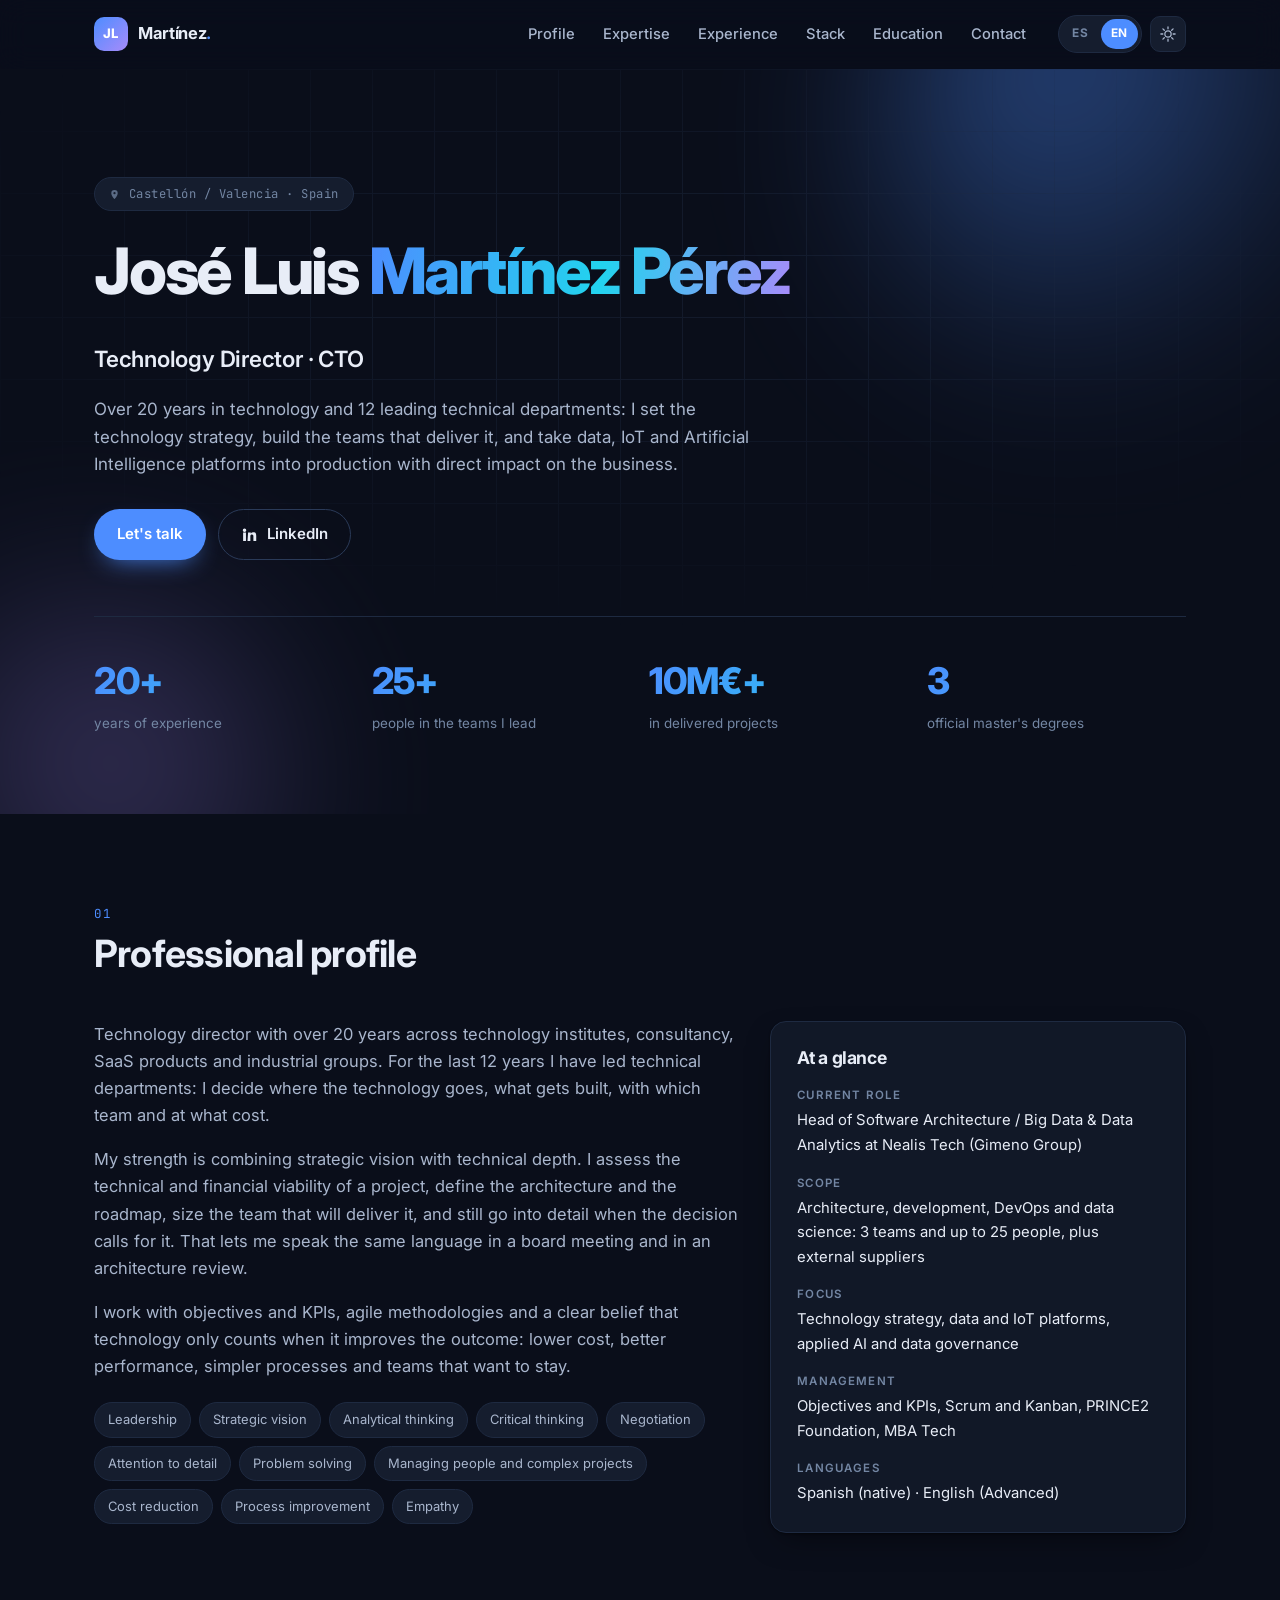
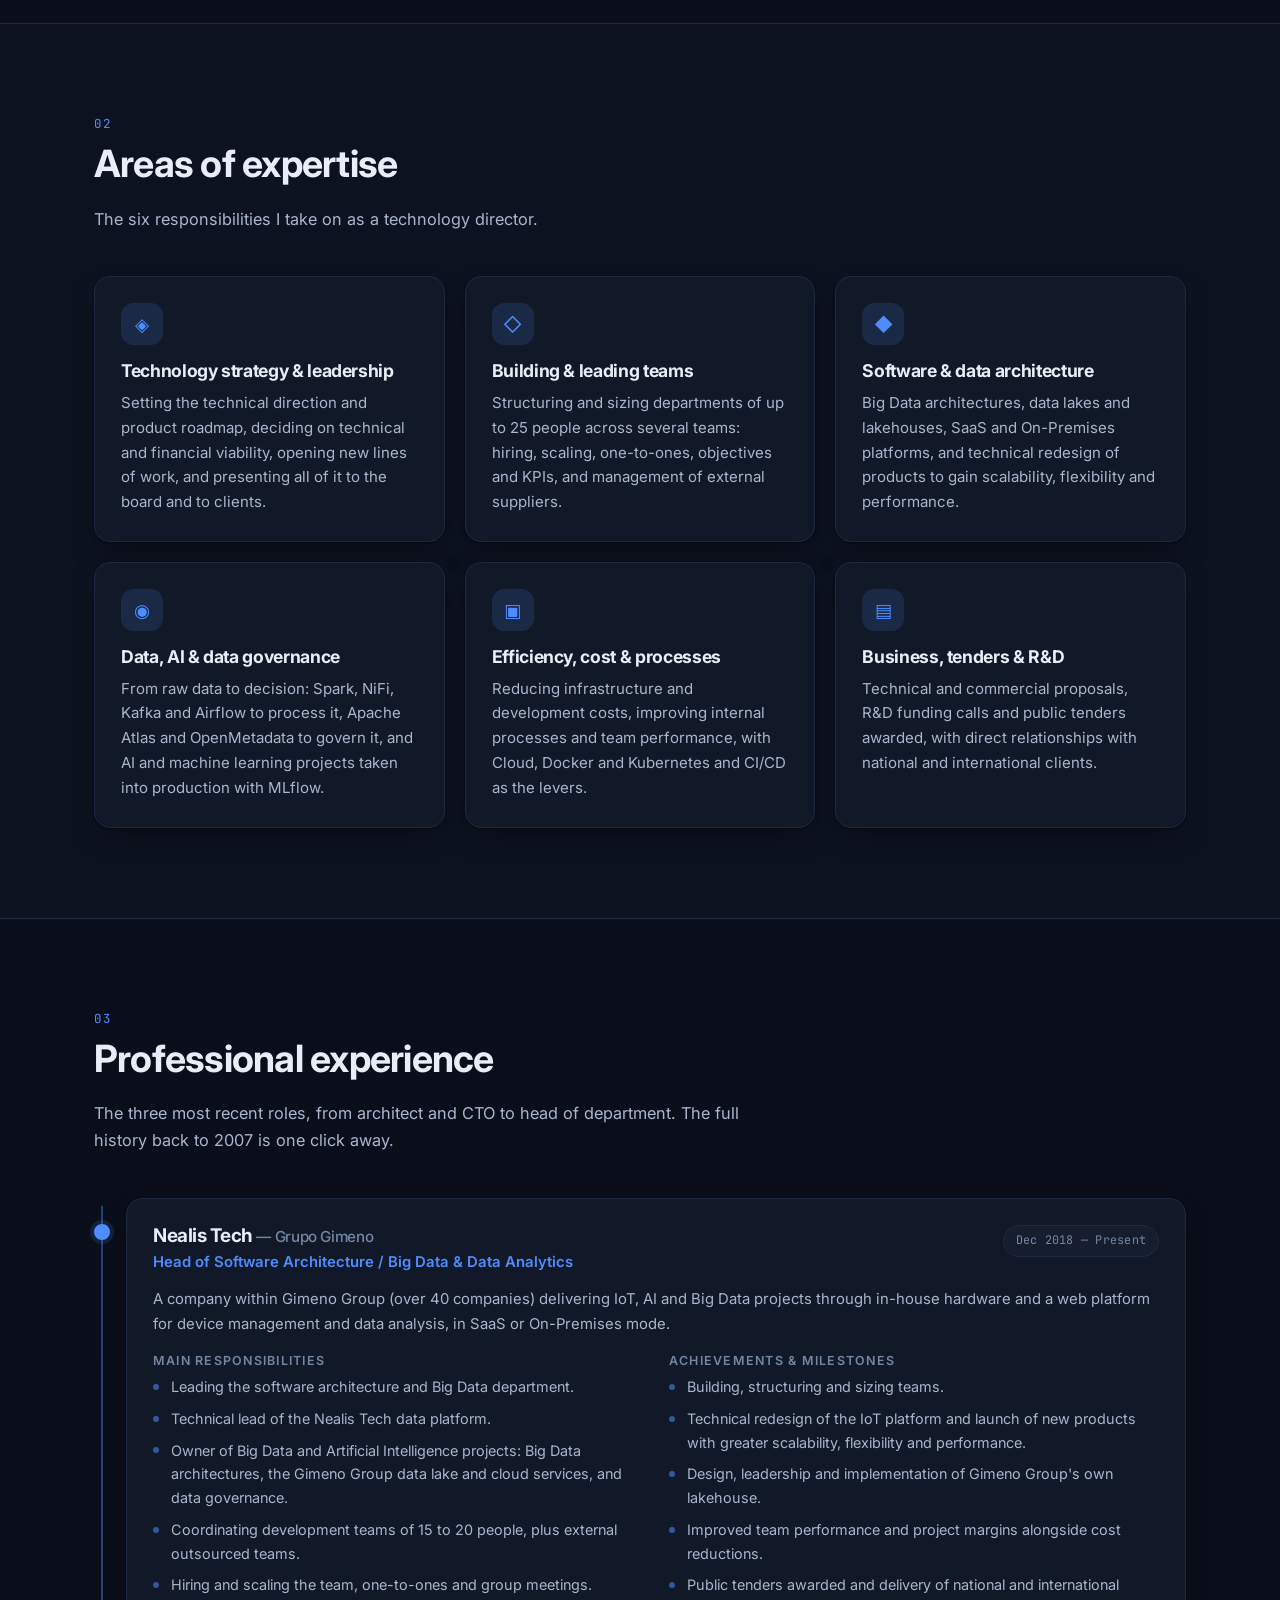
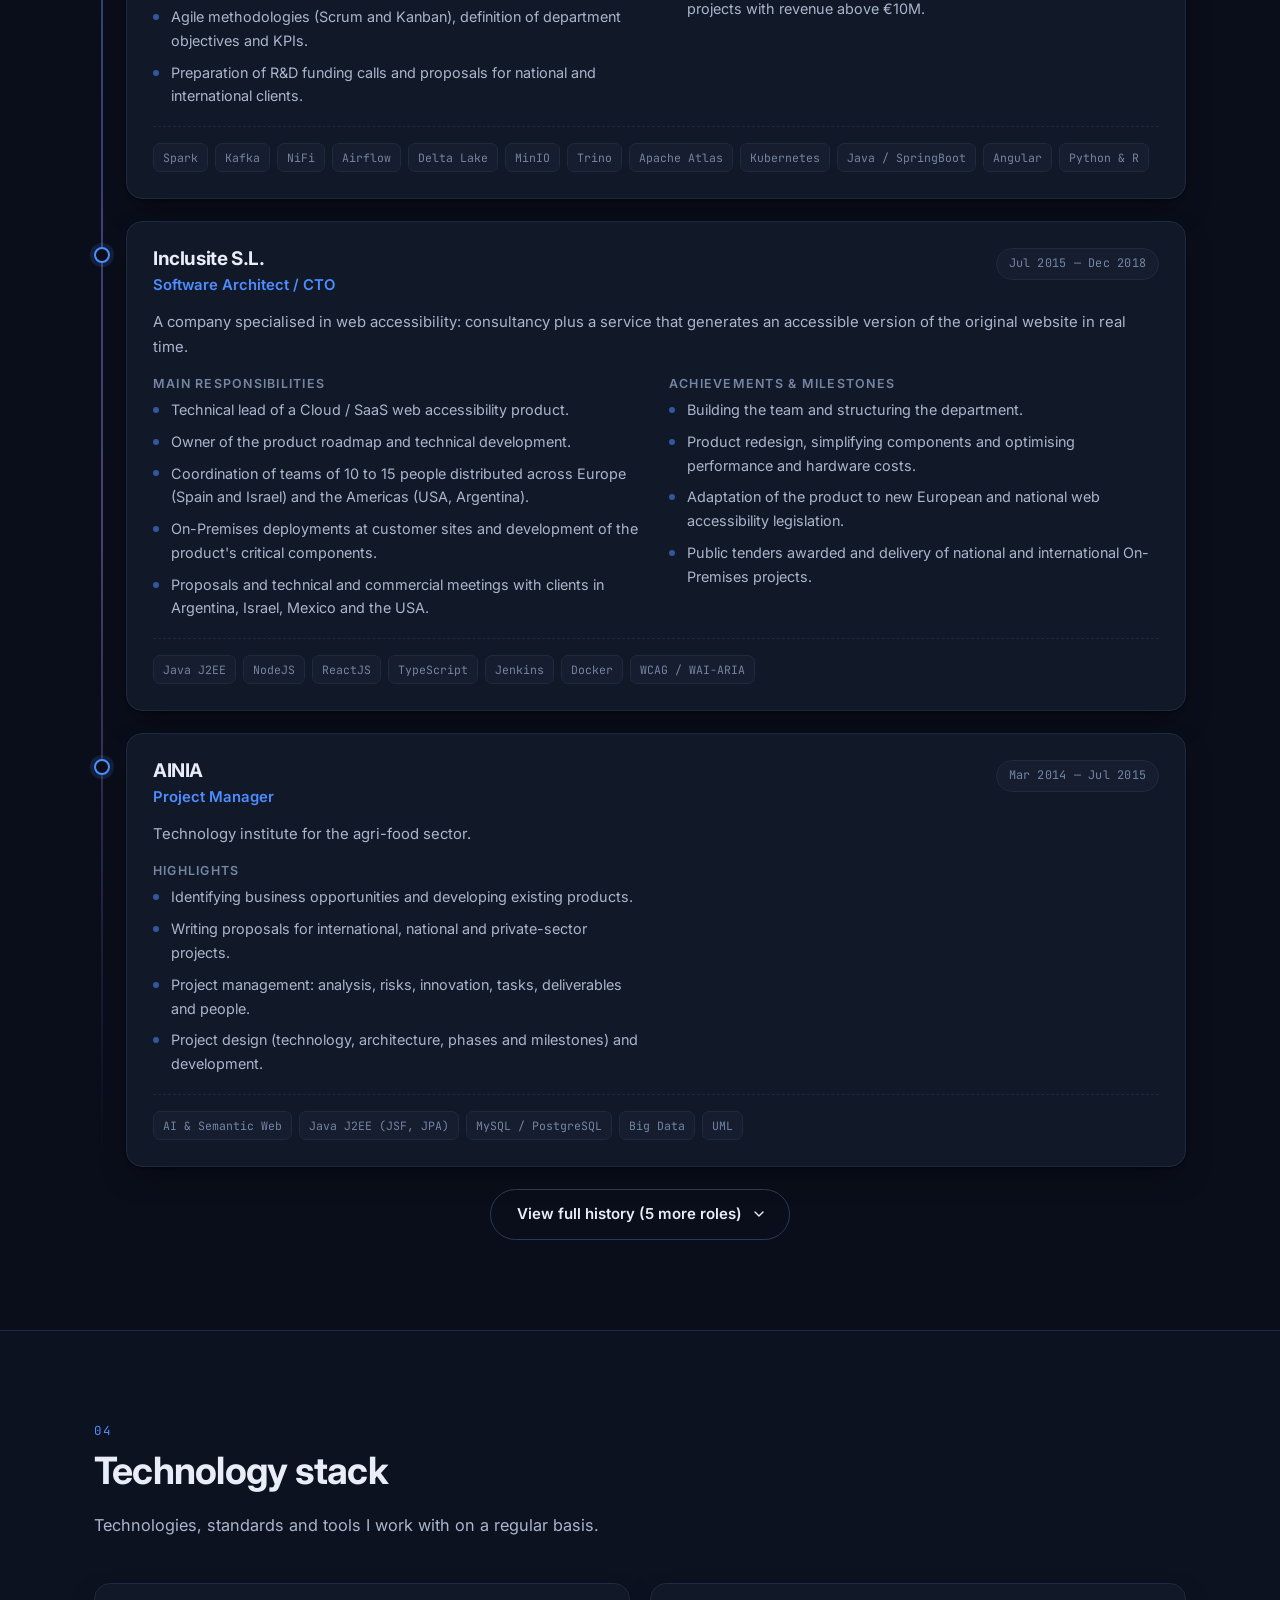
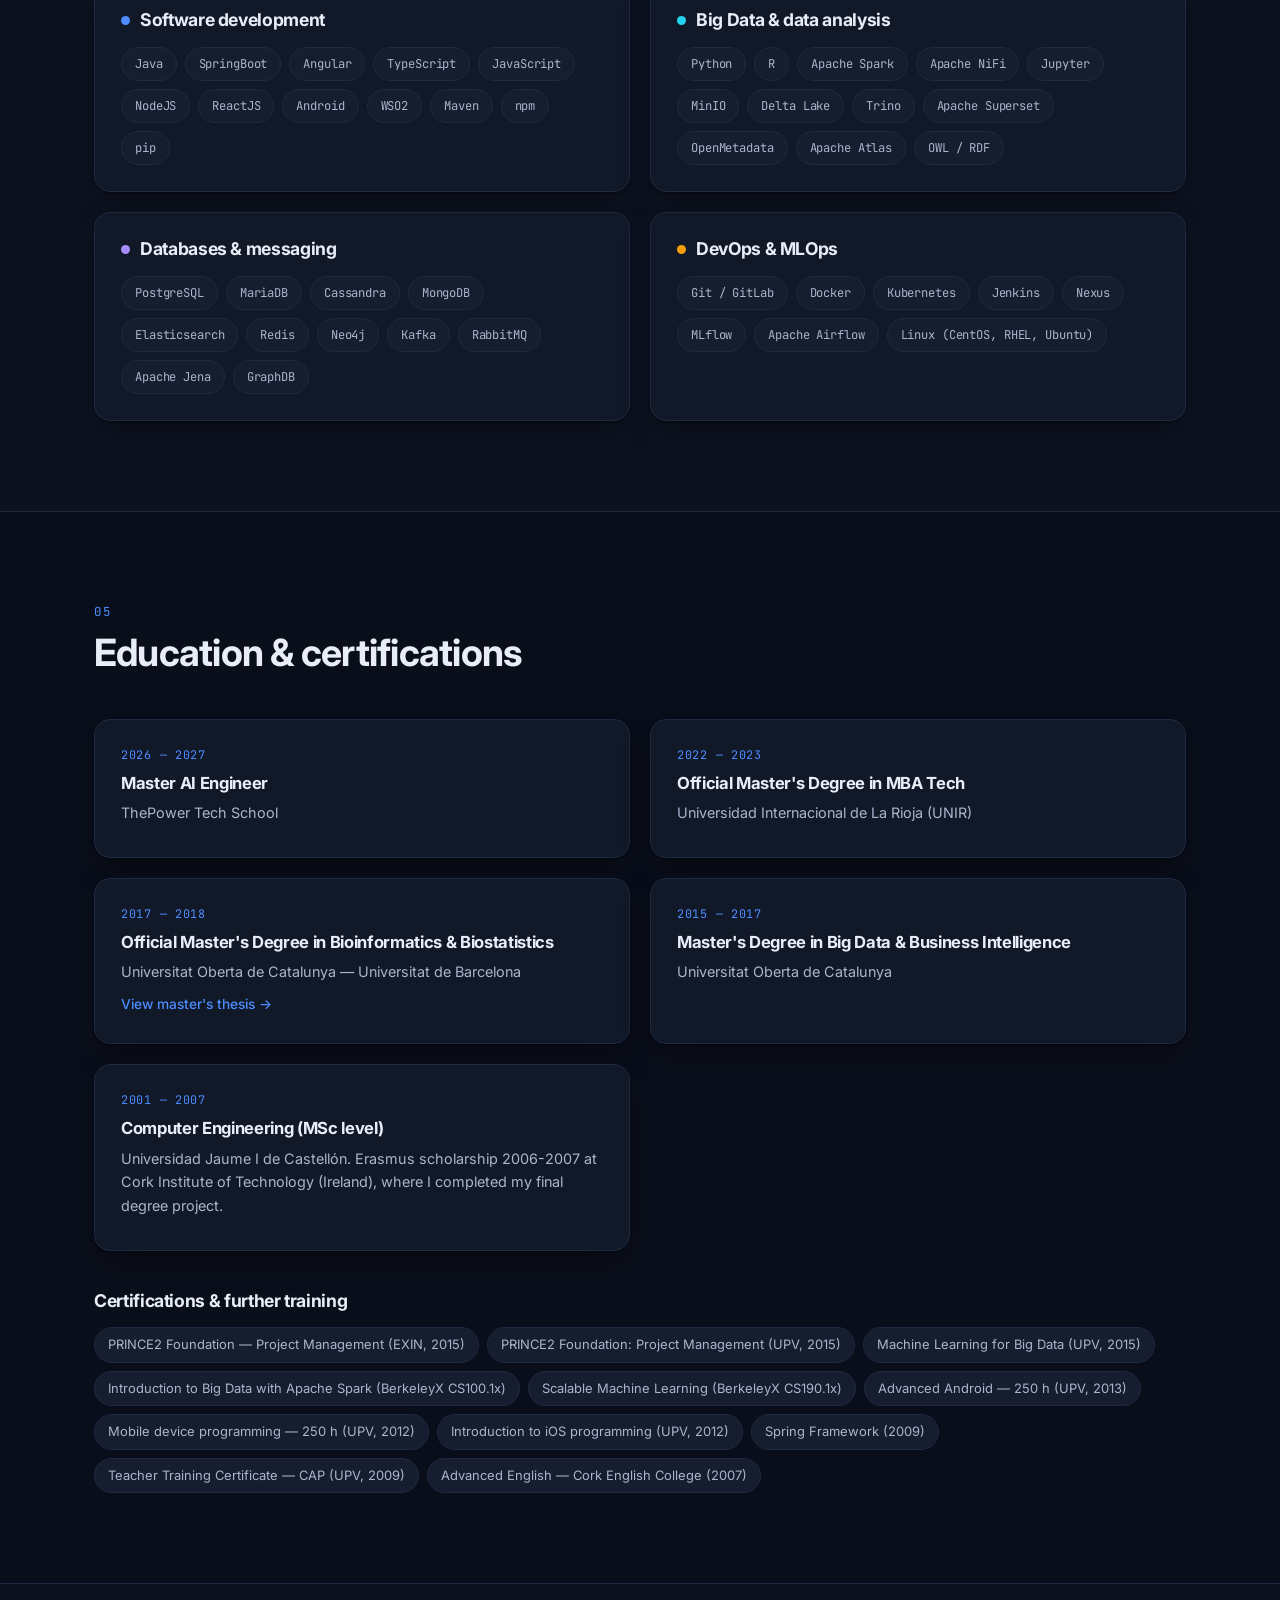
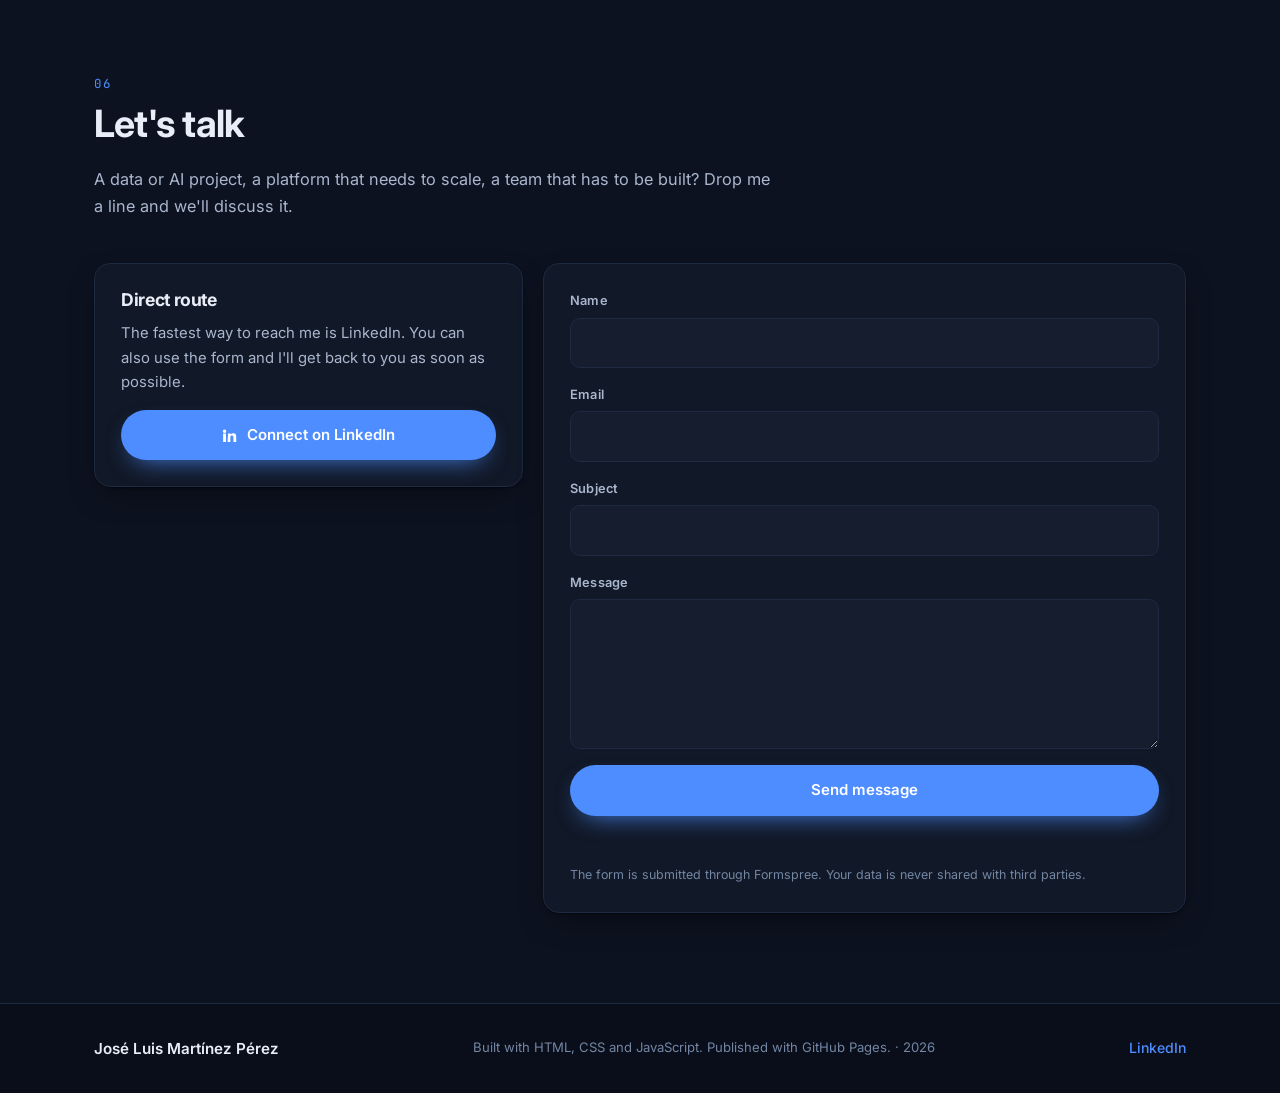
<file: index.html>
<!DOCTYPE html>
<html lang="es" data-theme="dark">
<head>
  <meta charset="UTF-8">
  <meta name="viewport" content="width=device-width, initial-scale=1.0">
  <title>José Luis Martínez Pérez — Director de Tecnología / CTO</title>

  <meta name="description" data-i18n="meta.description" content="Director de Tecnología / CTO con más de 20 años de experiencia. Estrategia tecnológica, dirección de equipos de desarrollo y plataformas de datos, IoT e Inteligencia Artificial en producción.">
  <meta name="author" content="José Luis Martínez Pérez">
  <meta name="theme-color" content="#0a0e1a">

  <!-- Open Graph -->
  <meta property="og:type" content="profile">
  <meta property="og:title" content="José Luis Martínez Pérez — Director de Tecnología / CTO">
  <meta property="og:description" data-i18n="meta.description" content="Director de Tecnología / CTO con más de 20 años de experiencia. Estrategia tecnológica, dirección de equipos y plataformas de datos e IA.">
  <meta property="og:url" content="https://USUARIO.github.io/">
  <meta name="twitter:card" content="summary_large_image">

  <link rel="canonical" href="https://USUARIO.github.io/">
  <link rel="icon" href="assets/img/favicon.svg" type="image/svg+xml">
  <link rel="preconnect" href="https://fonts.googleapis.com">
  <link rel="preconnect" href="https://fonts.gstatic.com" crossorigin>
  <link href="https://fonts.googleapis.com/css2?family=Inter:wght@300;400;500;600;700;800&family=JetBrains+Mono:wght@400;500&display=swap" rel="stylesheet">
  <link rel="stylesheet" href="assets/css/styles.css">

  <script type="application/ld+json">
  {
    "@context": "https://schema.org",
    "@type": "Person",
    "name": "José Luis Martínez Pérez",
    "jobTitle": "Chief Technology Officer",
    "url": "https://USUARIO.github.io/",
    "sameAs": ["https://www.linkedin.com/in/jlmartinez-tech-professional/"],
    "alumniOf": [
      {"@type": "CollegeOrUniversity", "name": "Universidad Jaume I de Castellón"},
      {"@type": "CollegeOrUniversity", "name": "Universitat Oberta de Catalunya"},
      {"@type": "CollegeOrUniversity", "name": "Universidad Internacional de La Rioja"}
    ],
    "knowsAbout": ["Big Data", "Inteligencia Artificial", "Arquitectura de Software", "Data Governance", "IoT", "Cloud", "DevOps"]
  }
  </script>
</head>
<body>
<a class="skip-link" href="#main" data-i18n="a11y.skip">Saltar al contenido principal</a>

<!-- ================= HEADER ================= -->
<header class="site-header" id="site-header">
  <div class="container header-inner">
    <a class="brand" href="#hero" aria-label="José Luis Martínez Pérez">
      <span class="brand-mark">JL</span>
      <span class="brand-text">Martínez<span class="dot">.</span></span>
    </a>

    <nav class="nav" id="nav" aria-label="Navegación principal">
      <a href="#about"      data-i18n="nav.about">Perfil</a>
      <a href="#expertise"  data-i18n="nav.expertise">Especialización</a>
      <a href="#experience" data-i18n="nav.experience">Experiencia</a>
      <a href="#stack"      data-i18n="nav.stack">Stack</a>
      <a href="#education"  data-i18n="nav.education">Formación</a>
      <a href="#contact"    data-i18n="nav.contact">Contacto</a>
    </nav>

    <div class="header-actions">
      <div class="lang-switch" role="group" aria-label="Idioma / Language">
        <button type="button" class="lang-btn is-active" data-lang="es" aria-pressed="true">ES</button>
        <button type="button" class="lang-btn" data-lang="en" aria-pressed="false">EN</button>
      </div>

      <button type="button" class="icon-btn" id="theme-toggle" aria-label="Cambiar tema" data-i18n-aria-label="a11y.theme">
        <svg class="icon-sun" viewBox="0 0 24 24" aria-hidden="true"><circle cx="12" cy="12" r="4.2"/><path d="M12 2.5v2.6M12 18.9v2.6M2.5 12h2.6M18.9 12h2.6M5.2 5.2l1.9 1.9M16.9 16.9l1.9 1.9M18.8 5.2l-1.9 1.9M7.1 16.9l-1.9 1.9"/></svg>
        <svg class="icon-moon" viewBox="0 0 24 24" aria-hidden="true"><path d="M20 14.2A8.4 8.4 0 1 1 9.8 4a6.6 6.6 0 0 0 10.2 10.2z"/></svg>
      </button>

      <button type="button" class="icon-btn nav-toggle" id="nav-toggle" aria-label="Abrir menú" data-i18n-aria-label="a11y.menu" aria-expanded="false" aria-controls="nav">
        <span class="burger"></span>
      </button>
    </div>
  </div>
  <div class="scroll-progress" id="scroll-progress" aria-hidden="true"></div>
</header>

<main id="main">

  <!-- ================= HERO ================= -->
  <section class="hero" id="hero">
    <div class="hero-bg" aria-hidden="true"><span class="orb orb-1"></span><span class="orb orb-2"></span><span class="grid-lines"></span></div>
    <div class="container hero-inner">
      <p class="eyebrow reveal" data-i18n="hero.eyebrow">Castellón / Valencia · España</p>
      <h1 class="reveal">José Luis <span class="grad">Martínez Pérez</span></h1>
      <p class="hero-role reveal" data-i18n="hero.role">Director de Tecnología · CTO</p>
      <p class="hero-lead reveal" data-i18n="hero.lead">Más de 20 años en tecnología y 12 dirigiendo áreas técnicas: defino la estrategia tecnológica, construyo los equipos que la ejecutan y llevo a producción plataformas de datos, IoT e Inteligencia Artificial con impacto directo en el negocio.</p>
      <div class="hero-cta reveal">
        <a class="btn btn-primary" href="#contact" data-i18n="hero.ctaContact">Hablemos</a>
        <a class="btn btn-ghost" href="https://www.linkedin.com/in/jlmartinez-tech-professional/" target="_blank" rel="noopener noreferrer">
          <svg viewBox="0 0 24 24" aria-hidden="true" class="btn-icon"><path d="M4.98 3.5a2.5 2.5 0 1 1 0 5 2.5 2.5 0 0 1 0-5zM3 9h4v12H3zM10 9h3.8v1.7h.05A4.2 4.2 0 0 1 17.6 8.7c3 0 3.9 1.9 3.9 5v7.3h-4v-6.5c0-1.6-.6-2.6-2-2.6-1.2 0-1.9.8-2.2 1.6-.1.3-.1.7-.1 1.1V21h-4z"/></svg>
          LinkedIn
        </a>
      </div>

      <ul class="metrics reveal">
        <li><span class="metric-value" data-count="20" data-suffix="+">0</span><span class="metric-label" data-i18n="metrics.years">años de experiencia</span></li>
        <li><span class="metric-value" data-count="25" data-suffix="+">0</span><span class="metric-label" data-i18n="metrics.team">personas en los equipos que dirijo</span></li>
        <li><span class="metric-value" data-count="10" data-suffix="M€+">0</span><span class="metric-label" data-i18n="metrics.revenue">en proyectos ejecutados</span></li>
        <li><span class="metric-value" data-count="3" data-suffix="">0</span><span class="metric-label" data-i18n="metrics.masters">másteres oficiales</span></li>
      </ul>
    </div>
  </section>

  <!-- ================= ABOUT ================= -->
  <section class="section" id="about">
    <div class="container">
      <header class="section-head reveal">
        <span class="section-index">01</span>
        <h2 data-i18n="about.title">Perfil profesional</h2>
      </header>

      <div class="about-grid">
        <div class="about-text reveal">
          <p data-i18n="about.p1">Director de tecnología con más de 20 años de recorrido en institutos tecnológicos, consultoría, producto SaaS y grupos industriales. Los últimos 12 años he dirigido áreas técnicas: decido hacia dónde va la tecnología, qué se construye, con qué equipo y a qué coste.</p>
          <p data-i18n="about.p2">Mi punto fuerte es la combinación de visión estratégica y profundidad técnica. Evalúo la viabilidad técnica y económica de un proyecto, defino la arquitectura y el roadmap, dimensiono el equipo que lo hará realidad y sigo bajando al detalle cuando la decisión lo exige. Eso me permite hablar el mismo idioma en un comité de dirección y en una revisión de arquitectura.</p>
          <p data-i18n="about.p3">Trabajo con objetivos y KPIs, metodologías ágiles y una idea clara de que la tecnología solo vale si mejora el resultado: menos coste, más rendimiento, procesos más simples y equipos que quieren quedarse.</p>

          <ul class="chips" aria-label="Habilidades">
            <li data-i18n="skills.leadership">Liderazgo</li>
            <li data-i18n="skills.strategy">Visión estratégica</li>
            <li data-i18n="skills.analytical">Capacidad analítica</li>
            <li data-i18n="skills.critical">Pensamiento crítico</li>
            <li data-i18n="skills.negotiation">Negociación</li>
            <li data-i18n="skills.detail">Atención al detalle</li>
            <li data-i18n="skills.problem">Resolución de problemas</li>
            <li data-i18n="skills.people">Gestión de personas y proyectos complejos</li>
            <li data-i18n="skills.cost">Reducción de costes</li>
            <li data-i18n="skills.process">Mejora de procesos</li>
            <li data-i18n="skills.empathy">Empatía</li>
          </ul>
        </div>

        <aside class="card about-card reveal">
          <h3 data-i18n="about.factsTitle">En resumen</h3>
          <dl class="facts">
            <div><dt data-i18n="about.fRole">Rol actual</dt><dd data-i18n="about.fRoleV">Director del área de arquitectura software / Big Data &amp; Data Analytics en Nealis Tech (Grupo Gimeno)</dd></div>
            <div><dt data-i18n="about.fScope">Ámbito</dt><dd data-i18n="about.fScopeV">Arquitectura, desarrollo, DevOps y ciencia de datos: 3 equipos y hasta 25 personas, con proveedores externos</dd></div>
            <div><dt data-i18n="about.fFocus">Foco</dt><dd data-i18n="about.fFocusV">Estrategia tecnológica, plataformas de datos e IoT, IA aplicada y gobierno del dato</dd></div>
            <div><dt data-i18n="about.fMethod">Gestión</dt><dd data-i18n="about.fMethodV">Objetivos y KPIs, Scrum y Kanban, PRINCE2 Foundation, MBA Tech</dd></div>
            <div><dt data-i18n="about.fLang">Idiomas</dt><dd data-i18n="about.fLangV">Español (nativo) · Inglés (Advanced)</dd></div>
          </dl>
        </aside>
      </div>
    </div>
  </section>

  <!-- ================= EXPERTISE ================= -->
  <section class="section section-alt" id="expertise">
    <div class="container">
      <header class="section-head reveal">
        <span class="section-index">02</span>
        <h2 data-i18n="expertise.title">Áreas de especialización</h2>
        <p class="section-sub" data-i18n="expertise.sub">Las seis responsabilidades que asumo como director de tecnología.</p>
      </header>

      <div class="cards">
        <article class="card reveal">
          <div class="card-icon" aria-hidden="true">◈</div>
          <h3 data-i18n="exp1.t">Estrategia y dirección tecnológica</h3>
          <p data-i18n="exp1.d">Definición del rumbo técnico y del roadmap de producto, decisiones de viabilidad técnica y económica, apertura de nuevas líneas de trabajo y presentación de todo ello ante dirección y cliente.</p>
        </article>
        <article class="card reveal">
          <div class="card-icon" aria-hidden="true">◇</div>
          <h3 data-i18n="exp2.t">Construcción y dirección de equipos</h3>
          <p data-i18n="exp2.d">Estructuración y dimensionamiento de departamentos de hasta 25 personas repartidos en varios equipos: contratación, escalado, one-to-ones, objetivos y KPIs, y gestión de proveedores externos.</p>
        </article>
        <article class="card reveal">
          <div class="card-icon" aria-hidden="true">◆</div>
          <h3 data-i18n="exp3.t">Arquitectura de software y datos</h3>
          <p data-i18n="exp3.d">Arquitecturas Big Data, datalakes y lakehouses, plataformas SaaS y On-Premises, y rediseño técnico de productos para ganar escalabilidad, flexibilidad y rendimiento.</p>
        </article>
        <article class="card reveal">
          <div class="card-icon" aria-hidden="true">◉</div>
          <h3 data-i18n="exp4.t">Datos, IA y gobierno del dato</h3>
          <p data-i18n="exp4.d">Del dato en bruto a la decisión: Spark, NiFi, Kafka y Airflow para procesarlo, Apache Atlas y OpenMetadata para gobernarlo, y proyectos de IA y machine learning llevados a producción con MLflow.</p>
        </article>
        <article class="card reveal">
          <div class="card-icon" aria-hidden="true">▣</div>
          <h3 data-i18n="exp5.t">Eficiencia, coste y procesos</h3>
          <p data-i18n="exp5.d">Reducción de costes de infraestructura y desarrollo, mejora de procesos internos y del rendimiento del equipo, con Cloud, Docker y Kubernetes y CI/CD como palancas.</p>
        </article>
        <article class="card reveal">
          <div class="card-icon" aria-hidden="true">▤</div>
          <h3 data-i18n="exp6.t">Negocio, licitaciones e I+D</h3>
          <p data-i18n="exp6.d">Propuestas técnicas y económicas, convocatorias de I+D y licitaciones públicas adjudicadas, con relación directa con cliente nacional e internacional.</p>
        </article>
      </div>
    </div>
  </section>

  <!-- ================= EXPERIENCE ================= -->
  <section class="section" id="experience">
    <div class="container">
      <header class="section-head reveal">
        <span class="section-index">03</span>
        <h2 data-i18n="experience.title">Experiencia profesional</h2>
        <p class="section-sub" data-i18n="experience.sub">Los últimos tres puestos, de arquitecto y CTO a director de área. El historial completo, hasta 2007, está un clic más abajo.</p>
      </header>

      <ol class="timeline" id="timeline">
        <!-- Nealis Tech -->
        <li class="tl-item reveal">
          <div class="tl-marker" aria-hidden="true"></div>
          <div class="tl-card card">
            <div class="tl-head">
              <div>
                <h3>Nealis Tech <span class="tl-org">— Grupo Gimeno</span></h3>
                <p class="tl-role" data-i18n="job1.role">Director del área de arquitectura software / Big Data &amp; Data Analytics</p>
              </div>
              <span class="tl-date"><span data-i18n="job1.date">Dic 2018 — Actualidad</span></span>
            </div>
            <p class="tl-about" data-i18n="job1.about">Empresa del Grupo Gimeno (más de 40 empresas) dedicada a proyectos de IoT, IA y Big Data mediante hardware propio y una plataforma web de gestión de dispositivos y análisis de datos, en modo SaaS u On-Premises.</p>
            <div class="tl-cols">
              <div>
                <h4 data-i18n="labels.functions">Funciones principales</h4>
                <ul>
                  <li data-i18n="job1.f1">Dirección del área de arquitectura software y Big Data.</li>
                  <li data-i18n="job1.f2">Líder técnico de la plataforma de datos de Nealis Tech.</li>
                  <li data-i18n="job1.f3">Responsable de proyectos de Big Data e Inteligencia Artificial: arquitecturas Big Data, datalake y servicios cloud de Grupo Gimeno, y gobierno del dato.</li>
                  <li data-i18n="job1.f4">Coordinación de equipos de desarrollo de 15 a 20 personas, más equipos externos en outsourcing.</li>
                  <li data-i18n="job1.f5">Contratación y escalado del equipo, one-to-ones y reuniones grupales.</li>
                  <li data-i18n="job1.f6">Metodologías ágiles (Scrum y Kanban), definición de objetivos y KPIs del departamento.</li>
                  <li data-i18n="job1.f7">Preparación de convocatorias de I+D y propuestas a clientes nacionales e internacionales.</li>
                </ul>
              </div>
              <div>
                <h4 data-i18n="labels.achievements">Logros e hitos</h4>
                <ul>
                  <li data-i18n="job1.a1">Construcción, estructuración y dimensionamiento de equipos.</li>
                  <li data-i18n="job1.a2">Rediseño técnico de la plataforma IoT y lanzamiento de nuevos productos con mayor escalabilidad, flexibilidad y rendimiento.</li>
                  <li data-i18n="job1.a3">Diseño, dirección e implementación del lakehouse propio de Grupo Gimeno.</li>
                  <li data-i18n="job1.a4">Aumento del rendimiento del equipo y del beneficio de los proyectos con reducción de costes.</li>
                  <li data-i18n="job1.a5">Adjudicación de licitaciones públicas y ejecución de proyectos nacionales e internacionales con facturación superior a 10 M€.</li>
                </ul>
              </div>
            </div>
            <ul class="tl-tags">
              <li>Spark</li><li>Kafka</li><li>NiFi</li><li>Airflow</li><li>Delta Lake</li><li>MinIO</li><li>Trino</li><li>Apache Atlas</li><li>Kubernetes</li><li>Java / SpringBoot</li><li>Angular</li><li>Python &amp; R</li>
            </ul>
          </div>
        </li>

        <!-- Inclusite -->
        <li class="tl-item reveal">
          <div class="tl-marker" aria-hidden="true"></div>
          <div class="tl-card card">
            <div class="tl-head">
              <div>
                <h3>Inclusite S.L.</h3>
                <p class="tl-role" data-i18n="job2.role">Arquitecto de software / CTO</p>
              </div>
              <span class="tl-date"><span data-i18n="job2.date">Jul 2015 — Dic 2018</span></span>
            </div>
            <p class="tl-about" data-i18n="job2.about">Empresa dedicada a la accesibilidad web: consultoría y un servicio que genera en tiempo real una versión accesible de la web original.</p>
            <div class="tl-cols">
              <div>
                <h4 data-i18n="labels.functions">Funciones principales</h4>
                <ul>
                  <li data-i18n="job2.f1">Líder técnico de un producto de accesibilidad web Cloud / SaaS.</li>
                  <li data-i18n="job2.f2">Responsable del roadmap de producto y del desarrollo técnico.</li>
                  <li data-i18n="job2.f3">Coordinación de equipos de 10 a 15 personas distribuidos entre Europa (España e Israel) y América (EE. UU., Argentina).</li>
                  <li data-i18n="job2.f4">Implantaciones On-Premises en instalaciones de cliente y desarrollo de las partes críticas del producto.</li>
                  <li data-i18n="job2.f5">Propuestas y reuniones técnicas y comerciales con clientes de Argentina, Israel, México y EE. UU.</li>
                </ul>
              </div>
              <div>
                <h4 data-i18n="labels.achievements">Logros e hitos</h4>
                <ul>
                  <li data-i18n="job2.a1">Construcción del equipo y estructuración del departamento.</li>
                  <li data-i18n="job2.a2">Rediseño del producto simplificando piezas y optimizando rendimiento y costes de hardware.</li>
                  <li data-i18n="job2.a3">Adaptación del producto a la nueva legislación europea y nacional de accesibilidad web.</li>
                  <li data-i18n="job2.a4">Adjudicación de licitaciones públicas y ejecución de proyectos On-Premises nacionales e internacionales.</li>
                </ul>
              </div>
            </div>
            <ul class="tl-tags">
              <li>Java J2EE</li><li>NodeJS</li><li>ReactJS</li><li>TypeScript</li><li>Jenkins</li><li>Docker</li><li>WCAG / WAI-ARIA</li>
            </ul>
          </div>
        </li>

        <!-- AINIA -->
        <li class="tl-item reveal">
          <div class="tl-marker" aria-hidden="true"></div>
          <div class="tl-card card">
            <div class="tl-head">
              <div>
                <h3>AINIA</h3>
                <p class="tl-role" data-i18n="job3.role">Jefe de proyectos</p>
              </div>
              <span class="tl-date"><span data-i18n="job3.date">Mar 2014 — Jul 2015</span></span>
            </div>
            <p class="tl-about" data-i18n="job3.about">Instituto tecnológico del sector agroalimentario.</p>
            <div class="tl-cols">
              <div>
                <h4 data-i18n="labels.highlights">Destacado</h4>
                <ul>
                  <li data-i18n="job3.f1">Búsqueda de oportunidades de negocio y desarrollo de productos existentes.</li>
                  <li data-i18n="job3.f2">Elaboración de propuestas de proyectos internacionales, nacionales y de empresa privada.</li>
                  <li data-i18n="job3.f3">Gestión de proyectos: análisis, riesgos, innovación, tareas, entregables y personas.</li>
                  <li data-i18n="job3.f4">Diseño de proyecto (tecnología, arquitectura, fases e hitos) y desarrollo.</li>
                </ul>
              </div>
            </div>
            <ul class="tl-tags">
              <li>AI &amp; Semantic Web</li><li>Java J2EE (JSF, JPA)</li><li>MySQL / PostgreSQL</li><li>Big Data</li><li>UML</li>
            </ul>
          </div>
        </li>

        <!-- The Net Firm -->
        <li class="tl-item tl-extra reveal">
          <div class="tl-marker" aria-hidden="true"></div>
          <div class="tl-card card">
            <div class="tl-head">
              <div>
                <h3>The Net Firm</h3>
                <p class="tl-role" data-i18n="job4.role">Arquitecto Java / Android</p>
              </div>
              <span class="tl-date"><span data-i18n="job4.date">May 2013 — Mar 2014</span></span>
            </div>
            <p class="tl-about" data-i18n="job4.about">Empresa tecnológica centrada en aplicaciones móviles para el sector bancario.</p>
            <div class="tl-cols">
              <div>
                <h4 data-i18n="labels.highlights">Destacado</h4>
                <ul>
                  <li data-i18n="job4.f1">Proyecto XMLAPPS: framework para desarrollar aplicaciones móviles de forma ágil, con contenido actualizable sin republicar en el market.</li>
                  <li data-i18n="job4.f2">Generación programática de vistas a partir de XML similares a los nativos, con atributos añadidos para componentes dinámicos.</li>
                  <li data-i18n="job4.f3">Nuevos desarrollos y mantenimiento en J2EE, JPA y JSF.</li>
                </ul>
              </div>
            </div>
            <ul class="tl-tags"><li>Java</li><li>Android</li><li>J2EE</li><li>JPA</li><li>JSF</li></ul>
          </div>
        </li>

        <!-- ITI -->
        <li class="tl-item tl-extra reveal">
          <div class="tl-marker" aria-hidden="true"></div>
          <div class="tl-card card">
            <div class="tl-head">
              <div>
                <h3>Instituto Tecnológico de Informática (ITI)</h3>
                <p class="tl-role" data-i18n="job5.role">Técnico I+D+i</p>
              </div>
              <span class="tl-date"><span data-i18n="job5.date">Sep 2010 — May 2013</span></span>
            </div>
            <p class="tl-about" data-i18n="job5.about">Instituto tecnológico con proyectos en sectores de diversa índole, dentro del área de Internet y Computación Ubicua (AICU). Proyectos destacados: REMPLANET, CONSUM y RoutingMaps.</p>
            <ul class="tl-tags"><li>Java + Spring</li><li>JSF / JPA / Primefaces</li><li>MySQL / PostgreSQL</li><li>Spark</li><li>Android</li><li>CI &amp; code quality</li></ul>
          </div>
        </li>

        <!-- Tecnocom -->
        <li class="tl-item tl-extra reveal">
          <div class="tl-marker" aria-hidden="true"></div>
          <div class="tl-card card">
            <div class="tl-head">
              <div>
                <h3>Tecnocom</h3>
                <p class="tl-role" data-i18n="job6.role">Programador sénior</p>
              </div>
              <span class="tl-date"><span data-i18n="job6.date">Mar 2008 — Sep 2010</span></span>
            </div>
            <p class="tl-about" data-i18n="job6.about">Consultora centrada en el sector bancario. Diseño de aplicación, investigación de soluciones, valoración de coste y relación con cliente. Desarrollo de la intranet de La Caixa y proyectos con Spring Webflow, con programadores júnior a mi cargo y su formación en Java y J2EE.</p>
            <ul class="tl-tags"><li>J2EE</li><li>Spring Webflow</li><li>Weblogic / JBoss</li><li>JUnit</li><li>PHP / JavaScript</li></ul>
          </div>
        </li>

        <!-- PILZ -->
        <li class="tl-item tl-extra reveal">
          <div class="tl-marker" aria-hidden="true"></div>
          <div class="tl-card card">
            <div class="tl-head">
              <div>
                <h3>PILZ Ireland</h3>
                <p class="tl-role" data-i18n="job7.role">Ingeniero de compiladores</p>
              </div>
              <span class="tl-date"><span data-i18n="job7.date">Oct 2007 — Feb 2008</span></span>
            </div>
            <p class="tl-about" data-i18n="job7.about">Multinacional industrial de dispositivos de seguridad (PLCs). Diseño y desarrollo de un compilador para el estándar IEC-1131: analizador sintáctico y semántico en Java y simulación del compilador en C, coordinando con los equipos de hardware y de Alemania.</p>
            <ul class="tl-tags"><li>Java</li><li>C</li><li>IEC-1131</li><li>Compilers</li><li>Testing</li></ul>
          </div>
        </li>

        <!-- Irish Life -->
        <li class="tl-item tl-extra reveal">
          <div class="tl-marker" aria-hidden="true"></div>
          <div class="tl-card card">
            <div class="tl-head">
              <div>
                <h3>Irish Life &amp; Permanent TSB</h3>
                <p class="tl-role" data-i18n="job8.role">Programador</p>
              </div>
              <span class="tl-date"><span data-i18n="job8.date">Jun 2007 — Oct 2007</span></span>
            </div>
            <p class="tl-about" data-i18n="job8.about">Consultoría para el banco irlandés Permanent TSB: análisis de requerimientos, propuesta de soluciones y desarrollo de la intranet del banco.</p>
            <ul class="tl-tags"><li>PHP</li><li>JavaScript</li><li>C#.NET</li><li>SQL Server</li></ul>
          </div>
        </li>
      </ol>

      <div class="tl-more reveal">
        <button type="button" class="btn btn-ghost tl-more-btn" id="tl-more-btn" aria-expanded="false" aria-controls="timeline">
          <span id="tl-more-label" data-i18n="experience.showMore">Ver historial completo (5 puestos más)</span>
          <svg class="chev" viewBox="0 0 24 24" aria-hidden="true"><path d="M6 9l6 6 6-6"/></svg>
        </button>
      </div>
    </div>
  </section>

  <!-- ================= STACK ================= -->
  <section class="section section-alt" id="stack">
    <div class="container">
      <header class="section-head reveal">
        <span class="section-index">04</span>
        <h2 data-i18n="stack.title">Stack tecnológico</h2>
        <p class="section-sub" data-i18n="stack.sub">Tecnologías, estándares y herramientas con las que trabajo habitualmente.</p>
      </header>

      <div class="stack-grid">
        <div class="card stack-card reveal">
          <h3><span class="stack-dot s1" aria-hidden="true"></span><span data-i18n="stack.c1">Desarrollo de software</span></h3>
          <ul class="chips mono">
            <li>Java</li><li>SpringBoot</li><li>Angular</li><li>TypeScript</li><li>JavaScript</li><li>NodeJS</li><li>ReactJS</li><li>Android</li><li>WSO2</li><li>Maven</li><li>npm</li><li>pip</li>
          </ul>
        </div>
        <div class="card stack-card reveal">
          <h3><span class="stack-dot s2" aria-hidden="true"></span><span data-i18n="stack.c2">Big Data y análisis de datos</span></h3>
          <ul class="chips mono">
            <li>Python</li><li>R</li><li>Apache Spark</li><li>Apache NiFi</li><li>Jupyter</li><li>MinIO</li><li>Delta Lake</li><li>Trino</li><li>Apache Superset</li><li>OpenMetadata</li><li>Apache Atlas</li><li>OWL / RDF</li>
          </ul>
        </div>
        <div class="card stack-card reveal">
          <h3><span class="stack-dot s3" aria-hidden="true"></span><span data-i18n="stack.c3">Bases de datos y colas</span></h3>
          <ul class="chips mono">
            <li>PostgreSQL</li><li>MariaDB</li><li>Cassandra</li><li>MongoDB</li><li>Elasticsearch</li><li>Redis</li><li>Neo4j</li><li>Kafka</li><li>RabbitMQ</li><li>Apache Jena</li><li>GraphDB</li>
          </ul>
        </div>
        <div class="card stack-card reveal">
          <h3><span class="stack-dot s4" aria-hidden="true"></span><span data-i18n="stack.c4">DevOps y MLOps</span></h3>
          <ul class="chips mono">
            <li>Git / GitLab</li><li>Docker</li><li>Kubernetes</li><li>Jenkins</li><li>Nexus</li><li>MLflow</li><li>Apache Airflow</li><li>Linux (CentOS, RHEL, Ubuntu)</li>
          </ul>
        </div>
      </div>
    </div>
  </section>

  <!-- ================= EDUCATION ================= -->
  <section class="section" id="education">
    <div class="container">
      <header class="section-head reveal">
        <span class="section-index">05</span>
        <h2 data-i18n="education.title">Formación y certificaciones</h2>
      </header>

      <div class="edu-grid">
        <article class="card edu reveal">
          <span class="edu-year">2026 — 2027</span>
          <h3 data-i18n="edu5.t">Máster AI Engineer</h3>
          <p data-i18n="edu5.d">ThePower Tech School</p>
        </article>
        <article class="card edu reveal">
          <span class="edu-year">2022 — 2023</span>
          <h3 data-i18n="edu1.t">Máster oficial universitario en MBA Tech</h3>
          <p data-i18n="edu1.d">Universidad Internacional de La Rioja (UNIR)</p>
        </article>
        <article class="card edu reveal">
          <span class="edu-year">2017 — 2018</span>
          <h3 data-i18n="edu2.t">Máster oficial en Bioinformática y Bioestadística</h3>
          <p data-i18n="edu2.d">Universitat Oberta de Catalunya — Universitat de Barcelona</p>
          <a class="link" href="http://hdl.handle.net/10609/81686" target="_blank" rel="noopener noreferrer" data-i18n="edu2.link">Ver documentación del TFM →</a>
        </article>
        <article class="card edu reveal">
          <span class="edu-year">2015 — 2017</span>
          <h3 data-i18n="edu3.t">Máster en Big Data y Business Intelligence</h3>
          <p data-i18n="edu3.d">Universitat Oberta de Catalunya</p>
        </article>
        <article class="card edu reveal">
          <span class="edu-year">2001 — 2007</span>
          <h3 data-i18n="edu4.t">Ingeniería Informática</h3>
          <p data-i18n="edu4.d">Universidad Jaume I de Castellón. Beca Erasmus 2006-2007 en el Cork Institute of Technology (Irlanda), donde realicé el proyecto de fin de carrera.</p>
        </article>
      </div>

      <div class="cert-block reveal">
        <h3 data-i18n="education.certTitle">Certificaciones y otros estudios</h3>
        <ul class="chips">
          <li data-i18n="cert.prince2">PRINCE2 Foundation — Project Management (EXIN, 2015)</li>
          <li data-i18n="cert.prince2upv">PRINCE2 Foundation: Gestión de Proyectos (UPV, 2015)</li>
          <li data-i18n="cert.ml">Machine Learning for Big Data (UPV, 2015)</li>
          <li data-i18n="cert.spark">Introduction to Big Data with Apache Spark (BerkeleyX CS100.1x)</li>
          <li data-i18n="cert.sml">Scalable Machine Learning (BerkeleyX CS190.1x)</li>
          <li data-i18n="cert.android">Android Avanzado — 250 h (UPV, 2013)</li>
          <li data-i18n="cert.mobile">Programación de dispositivos móviles — 250 h (UPV, 2012)</li>
          <li data-i18n="cert.ios">Introducción a la programación iOS (UPV, 2012)</li>
          <li data-i18n="cert.spring">Spring Framework (2009)</li>
          <li data-i18n="cert.cap">Curso de Adaptación Pedagógica — CAP (UPV, 2009)</li>
          <li data-i18n="cert.english">Advanced English — Cork English College (2007)</li>
        </ul>
      </div>
    </div>
  </section>

  <!-- ================= CONTACT ================= -->
  <section class="section section-contact" id="contact">
    <div class="container">
      <header class="section-head reveal">
        <span class="section-index">06</span>
        <h2 data-i18n="contact.title">Hablemos</h2>
        <p class="section-sub" data-i18n="contact.sub">¿Un proyecto de datos o IA, una plataforma que necesita escalar, un equipo que hay que construir? Escríbeme y lo comentamos.</p>
      </header>

      <div class="contact-grid">
        <div class="card contact-side reveal">
          <h3 data-i18n="contact.sideTitle">Vía directa</h3>
          <p data-i18n="contact.sideText">La forma más rápida de contactar conmigo es LinkedIn. También puedes usar el formulario y te responderé lo antes posible.</p>
          <a class="btn btn-primary btn-block" href="https://www.linkedin.com/in/jlmartinez-tech-professional/" target="_blank" rel="noopener noreferrer">
            <svg viewBox="0 0 24 24" aria-hidden="true" class="btn-icon"><path d="M4.98 3.5a2.5 2.5 0 1 1 0 5 2.5 2.5 0 0 1 0-5zM3 9h4v12H3zM10 9h3.8v1.7h.05A4.2 4.2 0 0 1 17.6 8.7c3 0 3.9 1.9 3.9 5v7.3h-4v-6.5c0-1.6-.6-2.6-2-2.6-1.2 0-1.9.8-2.2 1.6-.1.3-.1.7-.1 1.1V21h-4z"/></svg>
            <span data-i18n="contact.linkedinBtn">Conectar en LinkedIn</span>
          </a>
        </div>

        <form class="card contact-form reveal" id="contact-form" method="POST" action="https://formspree.io/f/TU_ENDPOINT" novalidate>
          <div class="field">
            <label for="cf-name" data-i18n="form.name">Nombre</label>
            <input type="text" id="cf-name" name="name" required autocomplete="name">
          </div>
          <div class="field">
            <label for="cf-email" data-i18n="form.email">Email</label>
            <input type="email" id="cf-email" name="email" required autocomplete="email">
          </div>
          <div class="field">
            <label for="cf-subject" data-i18n="form.subject">Asunto</label>
            <input type="text" id="cf-subject" name="subject" autocomplete="off">
          </div>
          <div class="field">
            <label for="cf-message" data-i18n="form.message">Mensaje</label>
            <textarea id="cf-message" name="message" rows="5" required></textarea>
          </div>
          <input type="text" name="_gotcha" tabindex="-1" autocomplete="off" aria-hidden="true" class="gotcha">
          <button type="submit" class="btn btn-primary btn-block" data-i18n="form.send">Enviar mensaje</button>
          <p class="form-status" id="form-status" role="status" aria-live="polite"></p>
          <p class="form-note" data-i18n="form.note">El formulario se envía mediante Formspree. Nunca se comparten tus datos con terceros.</p>
        </form>
      </div>
    </div>
  </section>
</main>

<!-- ================= FOOTER ================= -->
<footer class="site-footer">
  <div class="container footer-inner">
    <p class="footer-name">José Luis Martínez Pérez</p>
    <p class="footer-meta"><span data-i18n="footer.built">Hecho con HTML, CSS y JavaScript. Publicado con GitHub Pages.</span> · <span id="year">2026</span></p>
    <a class="footer-link" href="https://www.linkedin.com/in/jlmartinez-tech-professional/" target="_blank" rel="noopener noreferrer">LinkedIn</a>
  </div>
</footer>

<a class="to-top" href="#hero" id="to-top" aria-label="Volver arriba" data-i18n-aria-label="a11y.top">↑</a>

<script src="assets/js/i18n.js"></script>
<script src="assets/js/main.js"></script>
</body>
</html>
</file>
<file: assets/css/styles.css>
/* =========================================================
   José Luis Martínez Pérez — Personal site
   Design tokens + dark/light theme + layout
   ========================================================= */

:root {
  /* Palette — dark (default) */
  --bg:            #0a0e1a;
  --bg-alt:        #0d1220;
  --surface:       #111827;
  --surface-2:     #151d2e;
  --border:        #1e2a41;
  --border-strong: #2a3a58;

  --text:          #e8edf7;
  --text-soft:     #a9b6cd;
  --text-dim:      #7386a3;

  --accent:        #4d8dff;
  --accent-2:      #22d3ee;
  --accent-3:      #a78bfa;
  --accent-soft:   rgba(77, 141, 255, 0.14);

  --radius:        16px;
  --radius-sm:     10px;
  --radius-pill:   999px;

  --shadow:        0 1px 2px rgba(0,0,0,.4), 0 12px 32px -12px rgba(0,0,0,.6);
  --shadow-lg:     0 24px 60px -20px rgba(0,0,0,.75);

  --maxw:          1140px;
  --header-h:      68px;

  --font: 'Inter', system-ui, -apple-system, 'Segoe UI', Roboto, Helvetica, Arial, sans-serif;
  --mono: 'JetBrains Mono', ui-monospace, SFMono-Regular, Menlo, Consolas, monospace;

  --ease: cubic-bezier(.22,.61,.36,1);
}

html[data-theme="light"] {
  --bg:            #f7f9fc;
  --bg-alt:        #ffffff;
  --surface:       #ffffff;
  --surface-2:     #f2f5fa;
  --border:        #e2e8f0;
  --border-strong: #cbd5e3;

  --text:          #0f1a2e;
  --text-soft:     #48566e;
  --text-dim:      #6b7a93;

  --accent:        #1d5cd6;
  --accent-2:      #0891b2;
  --accent-3:      #7c5cf0;
  --accent-soft:   rgba(29, 92, 214, 0.10);

  --shadow:        0 1px 2px rgba(15,26,46,.05), 0 10px 28px -14px rgba(15,26,46,.18);
  --shadow-lg:     0 24px 56px -22px rgba(15,26,46,.28);
}

/* ---------------------- Reset ---------------------- */
*, *::before, *::after { box-sizing: border-box; }
html { scroll-behavior: smooth; scroll-padding-top: calc(var(--header-h) + 12px); -webkit-text-size-adjust: 100%; }
body {
  margin: 0;
  background: var(--bg);
  color: var(--text);
  font-family: var(--font);
  font-size: 16.5px;
  line-height: 1.65;
  -webkit-font-smoothing: antialiased;
  overflow-x: hidden;
  transition: background-color .3s var(--ease), color .3s var(--ease);
}
h1, h2, h3, h4 { line-height: 1.18; margin: 0 0 .5em; font-weight: 700; letter-spacing: -.02em; }
h1 { font-size: clamp(2.3rem, 6vw, 4rem); font-weight: 800; letter-spacing: -.035em; }
h2 { font-size: clamp(1.65rem, 3.4vw, 2.35rem); }
h3 { font-size: 1.1rem; }
h4 { font-size: .78rem; text-transform: uppercase; letter-spacing: .1em; color: var(--text-dim); font-weight: 600; }
p  { margin: 0 0 1em; color: var(--text-soft); }
ul, ol { margin: 0; padding: 0; }
a { color: var(--accent); text-decoration: none; }
a:hover { text-decoration: underline; }
img, svg { max-width: 100%; }
button { font: inherit; }

:focus-visible { outline: 2px solid var(--accent-2); outline-offset: 3px; border-radius: 6px; }

.container { width: 100%; max-width: var(--maxw); margin: 0 auto; padding: 0 24px; }

.skip-link {
  position: absolute; left: -9999px; top: 0; z-index: 200;
  background: var(--accent); color: #fff; padding: 12px 18px; border-radius: 0 0 8px 0;
}
.skip-link:focus { left: 0; }

/* ---------------------- Header ---------------------- */
.site-header {
  position: sticky; top: 0; z-index: 100;
  background: color-mix(in srgb, var(--bg) 78%, transparent);
  backdrop-filter: blur(14px) saturate(140%);
  border-bottom: 1px solid transparent;
  transition: border-color .3s var(--ease), background-color .3s var(--ease);
}
@supports not (background: color-mix(in srgb, red 50%, blue)) {
  .site-header { background: var(--bg); }
}
.site-header.is-stuck { border-bottom-color: var(--border); }
.header-inner { height: var(--header-h); display: flex; align-items: center; gap: 20px; }

.brand { display: inline-flex; align-items: center; gap: 10px; color: var(--text); font-weight: 700; letter-spacing: -.02em; text-decoration: none; }
.brand:hover { text-decoration: none; }
.brand-mark {
  display: grid; place-items: center; width: 34px; height: 34px; border-radius: 10px;
  background: linear-gradient(135deg, var(--accent), var(--accent-3));
  color: #fff; font-size: .82rem; font-weight: 800; letter-spacing: .02em;
}
.brand .dot { color: var(--accent); }

.nav { margin-left: auto; display: flex; gap: 4px; }
.nav a {
  color: var(--text-soft); font-size: .92rem; font-weight: 500;
  padding: 8px 12px; border-radius: var(--radius-pill); text-decoration: none;
  transition: color .2s, background-color .2s;
}
.nav a:hover { color: var(--text); background: var(--surface-2); text-decoration: none; }
.nav a.is-active { color: var(--accent); background: var(--accent-soft); }

.header-actions { display: flex; align-items: center; gap: 8px; }

.lang-switch { display: inline-flex; padding: 3px; gap: 2px; background: var(--surface-2); border: 1px solid var(--border); border-radius: var(--radius-pill); }
.lang-btn {
  border: 0; background: transparent; color: var(--text-dim);
  font-size: .74rem; font-weight: 700; letter-spacing: .06em;
  padding: 5px 10px; border-radius: var(--radius-pill); cursor: pointer;
  transition: background-color .2s, color .2s;
}
.lang-btn:hover { color: var(--text); }
.lang-btn.is-active { background: var(--accent); color: #fff; }

.icon-btn {
  display: grid; place-items: center; width: 36px; height: 36px; cursor: pointer;
  background: var(--surface-2); border: 1px solid var(--border); border-radius: 10px;
  color: var(--text-soft); transition: color .2s, border-color .2s, transform .2s;
}
.icon-btn:hover { color: var(--text); border-color: var(--border-strong); transform: translateY(-1px); }
.icon-btn svg { width: 18px; height: 18px; fill: none; stroke: currentColor; stroke-width: 1.7; stroke-linecap: round; }
.icon-moon { display: none; }
html[data-theme="light"] .icon-sun { display: none; }
html[data-theme="light"] .icon-moon { display: block; }

.nav-toggle { display: none; }
.burger, .burger::before, .burger::after {
  content: ''; display: block; width: 17px; height: 1.8px; background: currentColor; border-radius: 2px;
  transition: transform .25s var(--ease), opacity .2s;
}
.burger::before { position: absolute; transform: translateY(-6px); }
.burger::after  { position: absolute; transform: translateY(6px); }
.nav-toggle[aria-expanded="true"] .burger { background: transparent; }
.nav-toggle[aria-expanded="true"] .burger::before { transform: rotate(45deg); }
.nav-toggle[aria-expanded="true"] .burger::after  { transform: rotate(-45deg); }

.scroll-progress {
  position: absolute; left: 0; bottom: -1px; height: 2px; width: 0;
  background: linear-gradient(90deg, var(--accent), var(--accent-2));
}

/* ---------------------- Buttons ---------------------- */
.btn {
  display: inline-flex; align-items: center; justify-content: center; gap: 9px;
  padding: 12px 22px; border: 1px solid transparent; border-radius: var(--radius-pill);
  font-size: .94rem; font-weight: 600; cursor: pointer; text-decoration: none;
  transition: transform .2s var(--ease), box-shadow .2s, background-color .2s, border-color .2s, color .2s;
}
.btn:hover { text-decoration: none; transform: translateY(-2px); }
.btn-primary { background: var(--accent); color: #fff; box-shadow: 0 10px 26px -12px var(--accent); }
.btn-primary:hover { box-shadow: 0 16px 34px -12px var(--accent); }
.btn-ghost { background: transparent; color: var(--text); border-color: var(--border-strong); }
.btn-ghost:hover { border-color: var(--accent); color: var(--accent); }
.btn-block { width: 100%; }
.btn-icon { width: 17px; height: 17px; fill: currentColor; }

/* ---------------------- Hero ---------------------- */
.hero { position: relative; padding: clamp(64px, 12vh, 120px) 0 clamp(56px, 9vh, 96px); overflow: hidden; }
.hero-bg { position: absolute; inset: 0; pointer-events: none; }
.orb { position: absolute; border-radius: 50%; filter: blur(90px); opacity: .5; }
.orb-1 { width: 520px; height: 520px; top: -180px; right: -120px; background: radial-gradient(circle at 30% 30%, var(--accent), transparent 70%); }
.orb-2 { width: 430px; height: 430px; bottom: -200px; left: -140px; background: radial-gradient(circle at 60% 40%, var(--accent-3), transparent 70%); opacity: .35; }
html[data-theme="light"] .orb { opacity: .22; }
.grid-lines {
  position: absolute; inset: 0;
  background-image: linear-gradient(var(--border) 1px, transparent 1px), linear-gradient(90deg, var(--border) 1px, transparent 1px);
  background-size: 62px 62px;
  mask-image: radial-gradient(ellipse 80% 60% at 50% 30%, #000 20%, transparent 75%);
  -webkit-mask-image: radial-gradient(ellipse 80% 60% at 50% 30%, #000 20%, transparent 75%);
  opacity: .45;
}
.hero-inner { position: relative; }

.eyebrow {
  display: inline-flex; align-items: flex-start; gap: 9px;
  font-family: var(--mono); font-size: .76rem; letter-spacing: .04em;
  color: var(--text-dim); background: var(--surface-2);
  border: 1px solid var(--border); border-radius: var(--radius-pill);
  padding: 6px 14px; margin-bottom: 22px;
}
.eyebrow::before {
  content: ''; flex: none; width: 11px; height: 11px; margin-top: .38em;
  background: currentColor; opacity: .75;
  -webkit-mask: var(--pin) center / contain no-repeat; mask: var(--pin) center / contain no-repeat;
  --pin: url("data:image/svg+xml,%3Csvg xmlns='http://www.w3.org/2000/svg' viewBox='0 0 24 24'%3E%3Cpath d='M12 2a7 7 0 0 0-7 7c0 5.25 7 13 7 13s7-7.75 7-13a7 7 0 0 0-7-7zm0 9.5A2.5 2.5 0 1 1 12 6.5a2.5 2.5 0 0 1 0 5z'/%3E%3C/svg%3E");
}

.grad { background: linear-gradient(100deg, var(--accent), var(--accent-2) 55%, var(--accent-3)); -webkit-background-clip: text; background-clip: text; color: transparent; }
.hero-role { font-size: clamp(1.05rem, 2.2vw, 1.4rem); font-weight: 600; color: var(--text); margin: 6px 0 18px; letter-spacing: -.01em; }
.hero-lead { max-width: 62ch; font-size: 1.06rem; }
.hero-cta { display: flex; flex-wrap: wrap; gap: 12px; margin: 30px 0 0; }

.metrics {
  list-style: none; display: grid; grid-template-columns: repeat(4, 1fr); gap: 18px;
  margin-top: 56px; padding-top: 34px; border-top: 1px solid var(--border);
}
.metrics li { display: flex; flex-direction: column; gap: 2px; }
.metric-value { font-size: clamp(1.6rem, 3.4vw, 2.3rem); font-weight: 800; letter-spacing: -.03em; background: linear-gradient(120deg, var(--accent), var(--accent-2)); -webkit-background-clip: text; background-clip: text; color: transparent; }
.metric-label { font-size: .84rem; color: var(--text-dim); line-height: 1.4; }

/* ---------------------- Sections ---------------------- */
.section { padding: clamp(64px, 10vh, 108px) 0; }
.section-alt { background: var(--bg-alt); border-top: 1px solid var(--border); border-bottom: 1px solid var(--border); }
.section-head { margin-bottom: 44px; max-width: 68ch; }
.section-index { font-family: var(--mono); font-size: .78rem; color: var(--accent); letter-spacing: .14em; display: block; margin-bottom: 8px; }
.section-sub { font-size: 1.02rem; margin: 0; }

/* ---------------------- Card ---------------------- */
.card {
  background: var(--surface); border: 1px solid var(--border);
  border-radius: var(--radius); padding: 26px;
  box-shadow: var(--shadow);
  transition: border-color .25s var(--ease), transform .25s var(--ease), box-shadow .25s var(--ease);
}

/* ---------------------- About ---------------------- */
.about-grid { display: grid; grid-template-columns: 1.55fr 1fr; gap: 32px; align-items: start; }
.about-text p:last-of-type { margin-bottom: 22px; }
.about-card h3 { margin-bottom: 18px; }
.facts { margin: 0; display: grid; gap: 16px; }
.facts div { display: grid; gap: 3px; }
.facts dt { font-size: .72rem; text-transform: uppercase; letter-spacing: .1em; color: var(--text-dim); font-weight: 600; }
.facts dd { margin: 0; font-size: .93rem; color: var(--text); }

.chips { list-style: none; display: flex; flex-wrap: wrap; gap: 8px; }
.chips li {
  font-size: .81rem; color: var(--text-soft);
  background: var(--surface-2); border: 1px solid var(--border);
  border-radius: var(--radius-pill); padding: 6px 13px;
  transition: color .2s, border-color .2s, background-color .2s;
}
.chips li:hover { color: var(--text); border-color: var(--accent); background: var(--accent-soft); }
.chips.mono li { font-family: var(--mono); font-size: .76rem; letter-spacing: -.01em; }

/* ---------------------- Expertise cards ---------------------- */
.cards { display: grid; grid-template-columns: repeat(3, 1fr); gap: 20px; }
.cards .card:hover { transform: translateY(-4px); border-color: var(--border-strong); box-shadow: var(--shadow-lg); }
.card-icon {
  display: grid; place-items: center; width: 42px; height: 42px; margin-bottom: 16px;
  border-radius: 12px; font-size: 1.15rem; color: var(--accent);
  background: var(--accent-soft); border: 1px solid var(--border);
}
.cards .card p { margin: 0; font-size: .94rem; }

/* ---------------------- Timeline ---------------------- */
.timeline { list-style: none; position: relative; padding-left: 32px; }
.timeline::before { content: ''; position: absolute; left: 7px; top: 8px; bottom: 8px; width: 2px; background: linear-gradient(180deg, var(--accent), var(--accent-3) 60%, transparent); opacity: .4; }
.tl-item { position: relative; margin-bottom: 22px; }
.tl-marker {
  position: absolute; left: -32px; top: 26px; width: 16px; height: 16px; border-radius: 50%;
  background: var(--bg); border: 2px solid var(--accent);
  box-shadow: 0 0 0 4px var(--accent-soft);
}
.tl-item:first-child .tl-marker { background: var(--accent); }
.tl-card:hover { border-color: var(--border-strong); box-shadow: var(--shadow-lg); }
.tl-head { display: flex; justify-content: space-between; align-items: flex-start; gap: 16px; flex-wrap: wrap; margin-bottom: 12px; }
.tl-head h3 { margin: 0 0 3px; font-size: 1.18rem; }
.tl-org { color: var(--text-dim); font-weight: 500; font-size: .95rem; }
.tl-role { margin: 0; font-size: .93rem; font-weight: 600; color: var(--accent); }
.tl-date {
  font-family: var(--mono); font-size: .74rem; letter-spacing: .02em; white-space: nowrap;
  color: var(--text-dim); background: var(--surface-2); border: 1px solid var(--border);
  border-radius: var(--radius-pill); padding: 5px 12px;
}
.tl-about { font-size: .93rem; margin-bottom: 18px; }
.tl-cols { display: grid; grid-template-columns: 1fr 1fr; gap: 26px; margin-bottom: 18px; }
.tl-cols ul { list-style: none; display: grid; gap: 8px; }
.tl-cols li { position: relative; padding-left: 18px; font-size: .9rem; color: var(--text-soft); }
.tl-cols li::before { content: ''; position: absolute; left: 0; top: .62em; width: 6px; height: 6px; border-radius: 50%; background: var(--accent); opacity: .55; }
.tl-tags { list-style: none; display: flex; flex-wrap: wrap; gap: 7px; padding-top: 16px; border-top: 1px dashed var(--border); }
.tl-tags li { font-family: var(--mono); font-size: .72rem; color: var(--text-dim); background: var(--surface-2); border: 1px solid var(--border); border-radius: 7px; padding: 4px 9px; }

/* Historial colapsable: los puestos anteriores a 2014 */
.timeline:not(.is-expanded) .tl-extra { display: none; }
.tl-more { display: flex; justify-content: center; margin-top: 8px; }
.tl-more-btn { position: relative; padding-left: 26px; }
.tl-more-btn .chev {
  width: 16px; height: 16px; fill: none; stroke: currentColor; stroke-width: 2;
  stroke-linecap: round; stroke-linejoin: round; transition: transform .25s var(--ease);
}
.tl-more-btn[aria-expanded="true"] .chev { transform: rotate(180deg); }

/* ---------------------- Stack ---------------------- */
.stack-grid { display: grid; grid-template-columns: repeat(2, 1fr); gap: 20px; }
.stack-card h3 { display: flex; align-items: center; gap: 10px; margin-bottom: 16px; }
.stack-dot { width: 9px; height: 9px; border-radius: 50%; flex: none; }
.stack-dot.s1 { background: var(--accent); }
.stack-dot.s2 { background: var(--accent-2); }
.stack-dot.s3 { background: var(--accent-3); }
.stack-dot.s4 { background: #f59e0b; }

/* ---------------------- Education ---------------------- */
.edu-grid { display: grid; grid-template-columns: repeat(2, 1fr); gap: 20px; margin-bottom: 40px; }
.edu:hover { border-color: var(--border-strong); transform: translateY(-3px); }
.edu-year { font-family: var(--mono); font-size: .74rem; color: var(--accent); letter-spacing: .06em; display: block; margin-bottom: 8px; }
.edu h3 { font-size: 1.04rem; }
.edu p { font-size: .9rem; margin-bottom: .4em; }
.link { font-size: .86rem; font-weight: 500; }
.cert-block h3 { margin-bottom: 16px; }

/* ---------------------- Contact ---------------------- */
.section-contact { background: var(--bg-alt); border-top: 1px solid var(--border); }
.contact-grid { display: grid; grid-template-columns: .8fr 1.2fr; gap: 20px; align-items: start; }
.contact-side h3 { margin-bottom: 10px; }
.contact-side p { font-size: .93rem; }
.contact-form { display: grid; gap: 16px; }
.field { display: grid; gap: 6px; }
.field label { font-size: .8rem; font-weight: 600; letter-spacing: .02em; color: var(--text-soft); }
.field input, .field textarea {
  width: 100%; padding: 12px 14px; color: var(--text);
  background: var(--surface-2); border: 1px solid var(--border);
  border-radius: var(--radius-sm); font: inherit; font-size: .94rem;
  transition: border-color .2s, box-shadow .2s, background-color .2s;
}
.field input:focus, .field textarea:focus { outline: none; border-color: var(--accent); box-shadow: 0 0 0 3px var(--accent-soft); }
.field input:user-invalid, .field textarea:user-invalid { border-color: #f87171; }
.field textarea { resize: vertical; min-height: 120px; }
.gotcha { display: none !important; }
.form-status { margin: 0; font-size: .88rem; min-height: 1.2em; }
.form-status.is-ok { color: #34d399; }
.form-status.is-error { color: #f87171; }
.form-note { margin: 0; font-size: .78rem; color: var(--text-dim); }

/* ---------------------- Footer ---------------------- */
.site-footer { border-top: 1px solid var(--border); padding: 32px 0; background: var(--bg); }
.footer-inner { display: flex; align-items: center; justify-content: space-between; gap: 14px; flex-wrap: wrap; }
.footer-name { margin: 0; font-weight: 600; font-size: .95rem; color: var(--text); }
.footer-meta { margin: 0; font-size: .82rem; color: var(--text-dim); }
.footer-link { font-size: .88rem; font-weight: 500; }

/* ---------------------- To top ---------------------- */
.to-top {
  position: fixed; right: 22px; bottom: 22px; z-index: 90;
  display: grid; place-items: center; width: 42px; height: 42px;
  background: var(--surface); color: var(--text); border: 1px solid var(--border);
  border-radius: 50%; box-shadow: var(--shadow); font-size: 1.05rem; text-decoration: none;
  opacity: 0; visibility: hidden; transform: translateY(10px);
  transition: opacity .25s, transform .25s, visibility .25s, border-color .2s;
}
.to-top.is-visible { opacity: 1; visibility: visible; transform: none; }
.to-top:hover { border-color: var(--accent); color: var(--accent); text-decoration: none; }

/* ---------------------- Reveal on scroll ---------------------- */
.reveal { opacity: 0; transform: translateY(18px); transition: opacity .6s var(--ease), transform .6s var(--ease); }
.reveal.is-in { opacity: 1; transform: none; }

@media (prefers-reduced-motion: reduce) {
  html { scroll-behavior: auto; }
  .reveal { opacity: 1; transform: none; transition: none; }
  * { animation-duration: .01ms !important; transition-duration: .01ms !important; }
}

/* ---------------------- Responsive ---------------------- */
@media (max-width: 1000px) {
  .about-grid { grid-template-columns: 1fr; }
  .cards { grid-template-columns: repeat(2, 1fr); }
  .contact-grid { grid-template-columns: 1fr; }
}

@media (max-width: 820px) {
  .nav-toggle { display: grid; position: relative; }
  .nav {
    position: fixed; inset: var(--header-h) 0 auto 0;
    flex-direction: column; gap: 2px; margin: 0; padding: 14px 20px 22px;
    background: var(--bg); border-bottom: 1px solid var(--border);
    box-shadow: var(--shadow-lg);
    transform: translateY(-12px); opacity: 0; visibility: hidden;
    transition: transform .25s var(--ease), opacity .25s, visibility .25s;
  }
  .nav.is-open { transform: none; opacity: 1; visibility: visible; }
  .nav a { padding: 12px 14px; border-radius: var(--radius-sm); font-size: 1rem; }
  .metrics { grid-template-columns: repeat(2, 1fr); gap: 24px; }
  .cards, .stack-grid, .edu-grid { grid-template-columns: 1fr; }
  .tl-cols { grid-template-columns: 1fr; gap: 20px; }
}

@media (max-width: 520px) {
  body { font-size: 16px; }
  .container { padding: 0 18px; }
  .card { padding: 20px; }
  .timeline { padding-left: 24px; }
  .tl-marker { left: -24px; width: 13px; height: 13px; }
  .metrics { grid-template-columns: 1fr 1fr; }
  .footer-inner { flex-direction: column; text-align: center; }
  .hero-cta .btn { flex: 1 1 100%; }
}

/* ---------------------- Print ---------------------- */
@media print {
  .site-header, .to-top, .hero-bg, .contact-form, .lang-switch, .icon-btn { display: none !important; }
  body { background: #fff; color: #000; font-size: 11pt; }
  .card { box-shadow: none; border: 1px solid #ccc; break-inside: avoid; }
  .section { padding: 18px 0; }
  a { color: #000; text-decoration: underline; }
}
</file>
